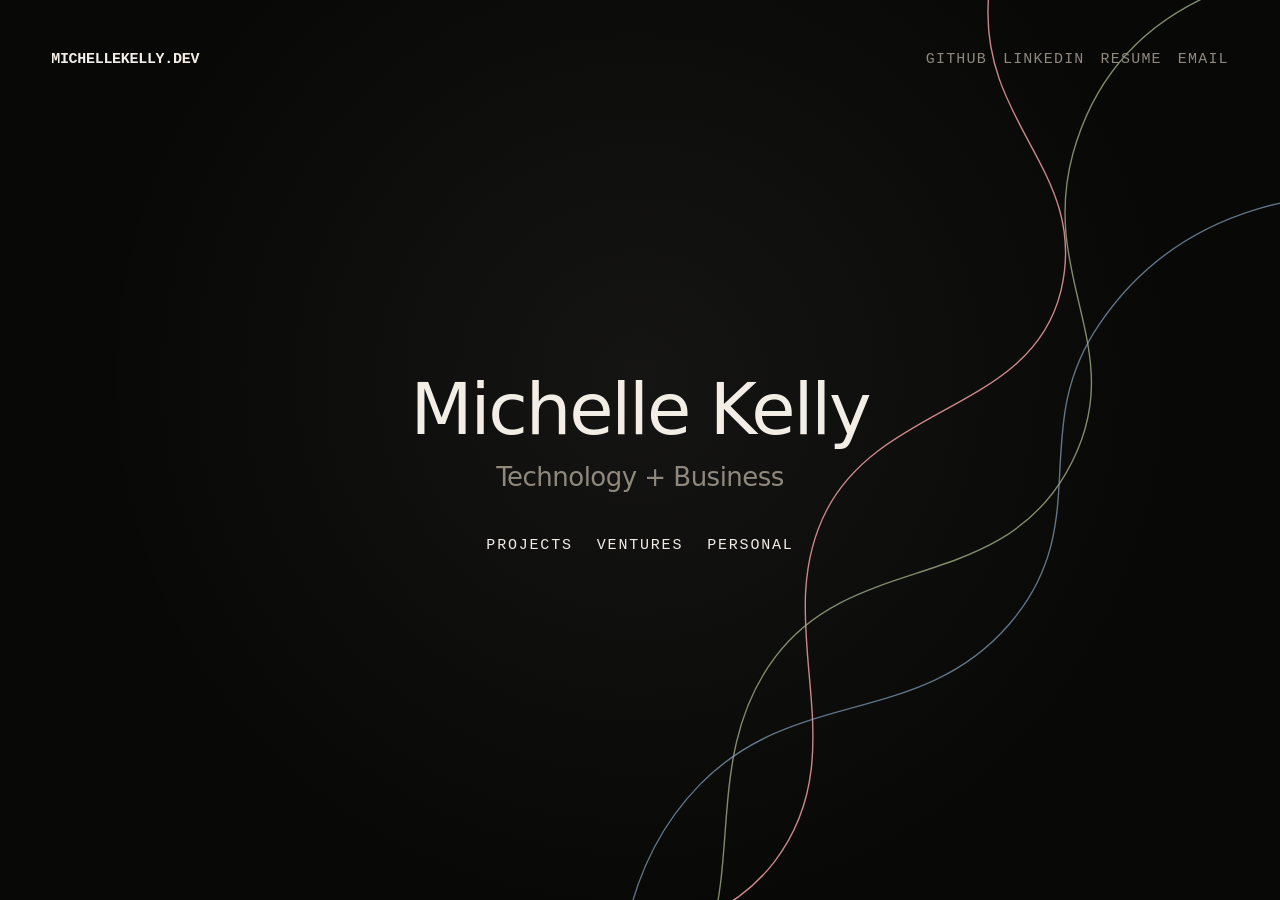
<file: index.html>
<!DOCTYPE html>
<html lang="en">
<head>
  <meta charset="UTF-8">
  <meta name="viewport" content="width=device-width, initial-scale=1.0">

  <title>Michelle Kelly</title>
  <meta name="description" content="Michelle Kelly is a computer science student at Queen's University interested in AI, software, and building useful things.">

  <meta property="og:title" content="Michelle Kelly">
  <meta property="og:description" content="CS major up to mostly useful stuff.">
  <meta property="og:type" content="website">
  <meta property="og:url" content="https://michellekelly.dev/">
  <meta property="og:image" content="https://michellekelly.dev/assets/preview.png">

  <meta name="twitter:card" content="summary_large_image">

  <link rel="icon" href="/assets/favicon.ico">
  <link rel="stylesheet" href="style.css">
  <script src="script.js" defer></script>
</head>
<body class="home-page">
<svg class="bg-mark" viewBox="0 0 900 900" fill="none" aria-hidden="true">
    <path class="line1" d="M785 95C686 91 622 124 592 194C558 273 617 329 571 399C524 470 429 430 367 486C300 547 332 650 249 703C192 739 121 718 76 697" stroke="#e5989b" stroke-width="1.4" stroke-opacity="0.9"/>
    <path class="line2" d="M830 252C731 227 658 247 611 313C558 388 604 458 531 519C457 581 374 520 298 570C215 624 230 734 139 779" stroke="#a3b18a" stroke-width="1.4" stroke-opacity="0.8"/>
    <path class="line3" d="M873 445C760 380 664 375 588 430C515 482 539 559 458 604C376 650 304 594 219 635C150 668 114 738 94 817" stroke="#89a7c2" stroke-width="1.4" stroke-opacity="0.7"/>
  </svg> 

  <div class="page">
    <header>
      <a class="domain" href="index.html">MICHELLEKELLY.DEV</a>
      <nav aria-label="Main links">
        <a href="https://github.com/michellebkelly" target="_blank" rel="noopener">GITHUB</a>
        <a href="https://linkedin.com/in/michellebkelly" target="_blank" rel="noopener">LINKEDIN</a>
        <a href="/assets/Michelle_Kelly_Resume.pdf" target="_blank" rel="noopener">RESUME</a>
        <a href="mailto:michelle.kelly@queensu.ca">EMAIL</a>
      </nav>
    </header>

    <main>
      <h1>Michelle Kelly</h1>
      <p class="summary">Technology + Business</p>

      <div class="doors">
        <a class="projects" href="pages/projects.html">PROJECTS</a>
        <a class="ventures" href="pages/ventures.html">VENTURES</a>
        <a class="personal" href="pages/more.html">PERSONAL</a>
      </div>
    </main>
  </div>
</body>
</html>
</file>
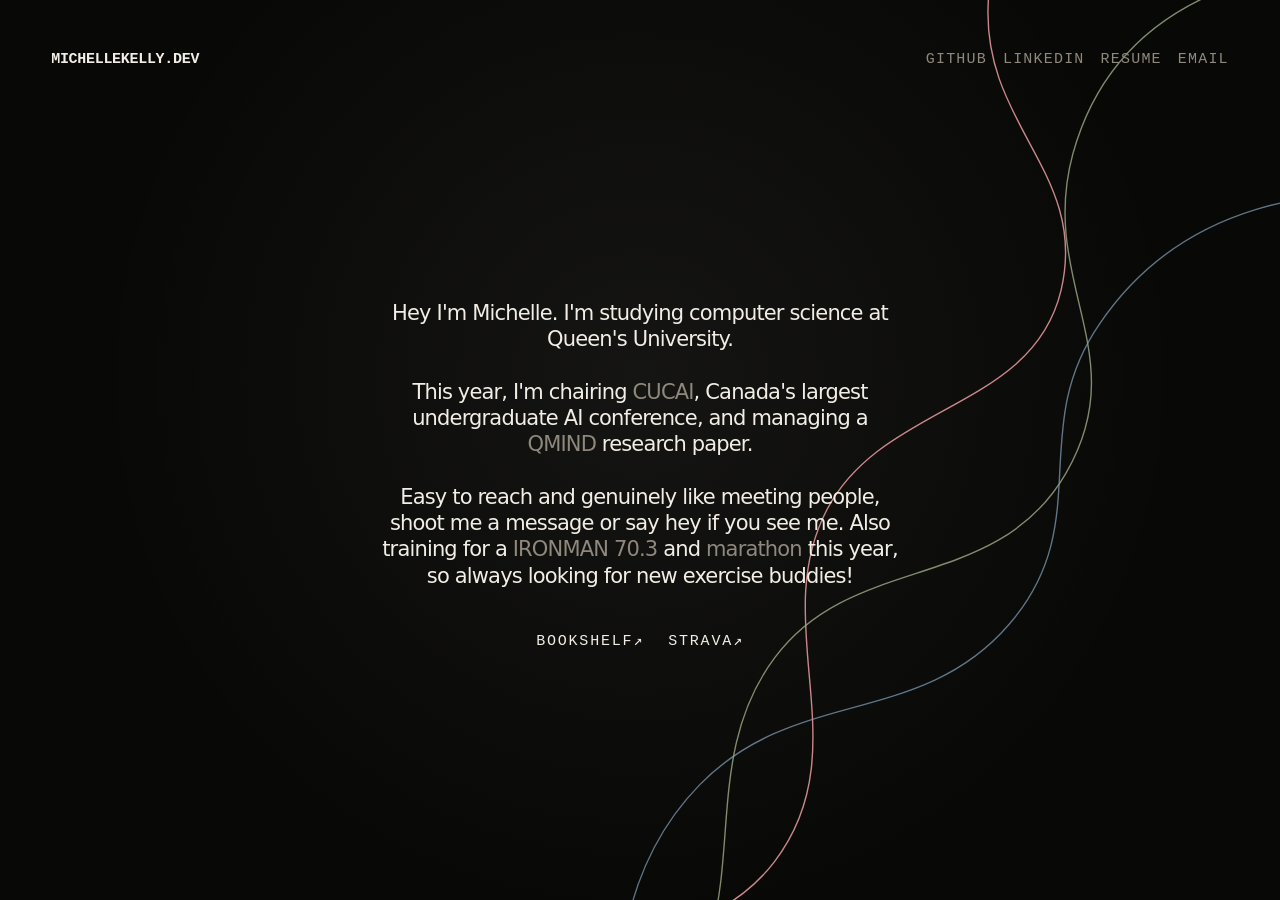
<file: pages/more.html>
<!DOCTYPE html>
<html lang="en">
<head>
  <meta charset="UTF-8">
  <meta name="viewport" content="width=device-width, initial-scale=1.0">

  <title>Michelle Kelly</title>
  <meta name="description" content="More about Michelle Kelly, a computer science student at Queen's University involved in CUCAI, QMIND, IT, and AI projects.">

  <meta property="og:title" content="More | Michelle Kelly">
  <meta property="og:description" content="More about Michelle Kelly, her work, projects, and links.">
  <meta property="og:type" content="website">
  <meta property="og:url" content="https://michellekelly.dev/pages/more.html">
  <meta property="og:image" content="https://michellekelly.dev/assets/preview.png">

  <meta name="twitter:card" content="summary_large_image">

  <link rel="icon" href="../assets/favicon.ico">
  <link rel="stylesheet" href="../style.css">
</head>
<body class="personal-page">
  <svg class="bg-mark" viewBox="0 0 900 900" fill="none" aria-hidden="true">
    <path class="line1" d="M785 95C686 91 622 124 592 194C558 273 617 329 571 399C524 470 429 430 367 486C300 547 332 650 249 703C192 739 121 718 76 697" stroke="#e5989b" stroke-width="1.4" stroke-opacity="0.9"/>
    <path class="line2" d="M830 252C731 227 658 247 611 313C558 388 604 458 531 519C457 581 374 520 298 570C215 624 230 734 139 779" stroke="#a3b18a" stroke-width="1.4" stroke-opacity="0.8"/>
    <path class="line3" d="M873 445C760 380 664 375 588 430C515 482 539 559 458 604C376 650 304 594 219 635C150 668 114 738 94 817" stroke="#89a7c2" stroke-width="1.4" stroke-opacity="0.7"/>
  </svg>

  <div class="page">
    <header>
      <a class="domain" href="../index.html">MICHELLEKELLY.DEV</a>
      <nav aria-label="Main links">
        <a href="https://github.com/michellebkelly" target="_blank" rel="noopener">GITHUB</a>
        <a href="https://linkedin.com/in/michellebkelly" target="_blank" rel="noopener">LINKEDIN</a>
        <a href="../assets/Michelle_Kelly_Resume.pdf" target="_blank" rel="noopener">RESUME</a>
        <a href="mailto:michelle.kelly@queensu.ca">EMAIL</a>
      </nav>
    </header>
    <main>
      <p class="more">
        Hey I'm Michelle. I'm studying computer science at Queen's University. <br><br> This year, I'm chairing 
        <a href="https://cucai.ca/" target="_blank" rel="noopener">CUCAI</a>, Canada's largest undergraduate AI conference, 
        and managing a <a href="https://qmind.ca/" target="_blank" rel="noopener">QMIND</a> research paper.
        <br><br>
        Easy to reach and genuinely like meeting people, shoot me a message or say hey if you see me. Also training for a <a href="https://www.ironman.com/races/im703-muskoka" target="_blank" rel="noopener">IRONMAN 70.3 </a> and <a href="https://www.torontomarathon.com/" target="_blank" rel="noopener">marathon</a> this year, so always looking for new exercise buddies!
      </p>
      <div class="doors personal-links" aria-label="Personal links">
        <a class="personal" href="https://www.goodreads.com/user/show/199782084-michelle-kelly" target="_blank" rel="noopener">BOOKSHELF<span aria-hidden="true">↗</span></a>
        <a class="projects" href="https://www.strava.com/athletes/187152570" target="_blank" rel="noopener">STRAVA<span aria-hidden="true">↗</span></a>
      </div>
    </main>
  </div>
</body>
</html>
</file>
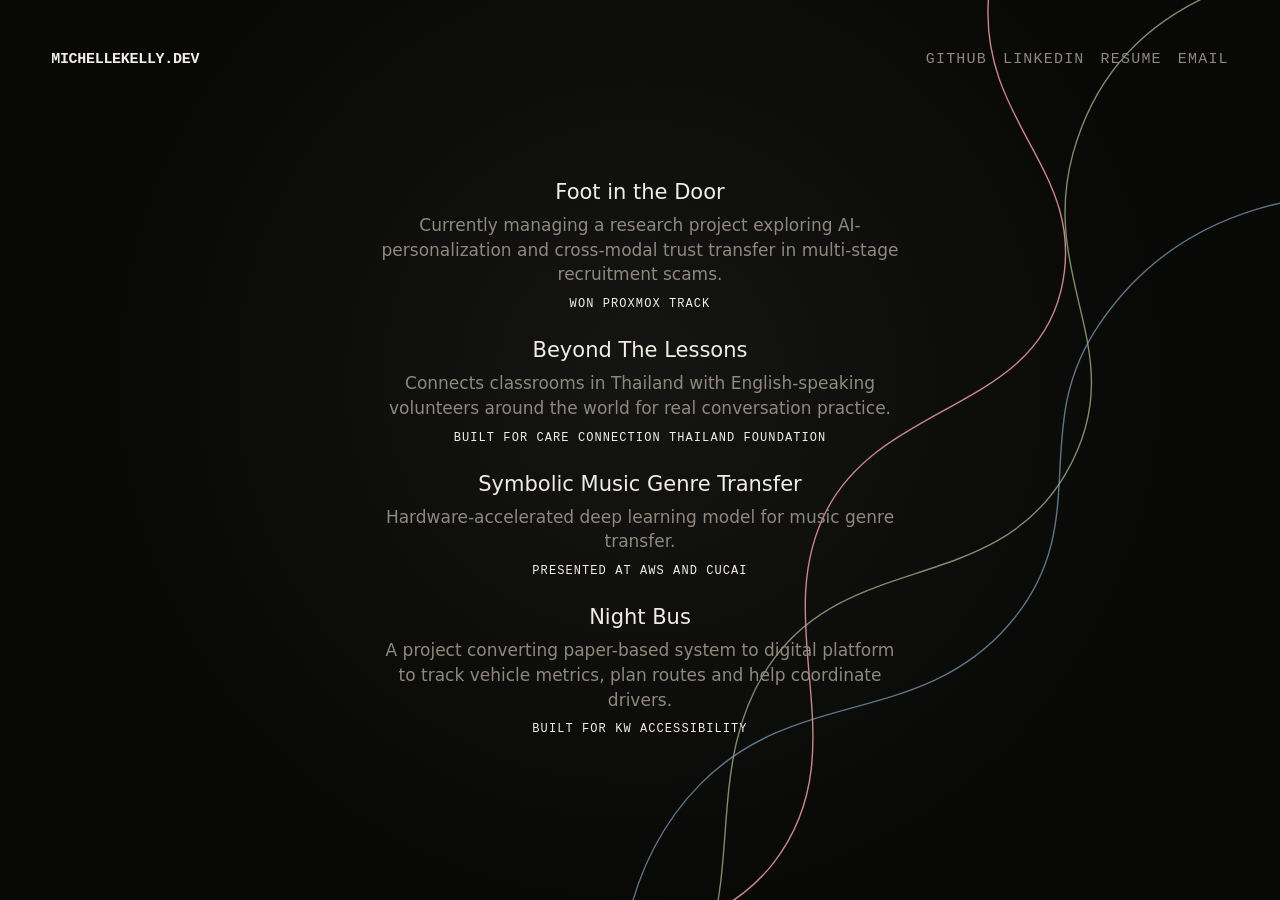
<file: pages/projects.html>
<!DOCTYPE html>
<html lang="en">
<head>
  <meta charset="UTF-8">
  <meta name="viewport" content="width=device-width, initial-scale=1.0">

  <title>Projects | Michelle Kelly</title>
  <meta name="description" content="Projects by Michelle Kelly.">

  <meta property="og:title" content="Projects | Michelle Kelly">
  <meta property="og:description" content="Projects by Michelle Kelly.">
  <meta property="og:type" content="website">
  <meta property="og:url" content="https://michellekelly.dev/pages/projects.html">
  <meta property="og:image" content="https://michellekelly.dev/assets/preview.png">

  <meta name="twitter:card" content="summary_large_image">

  <link rel="icon" href="../assets/favicon.ico">
  <link rel="stylesheet" href="../style.css">
</head>
<body class="listing-page">
  <svg class="bg-mark" viewBox="0 0 900 900" fill="none" aria-hidden="true">
    <path class="line1" d="M785 95C686 91 622 124 592 194C558 273 617 329 571 399C524 470 429 430 367 486C300 547 332 650 249 703C192 739 121 718 76 697" stroke="#e5989b" stroke-width="1.4" stroke-opacity="0.9"/>
    <path class="line2" d="M830 252C731 227 658 247 611 313C558 388 604 458 531 519C457 581 374 520 298 570C215 624 230 734 139 779" stroke="#a3b18a" stroke-width="1.4" stroke-opacity="0.8"/>
    <path class="line3" d="M873 445C760 380 664 375 588 430C515 482 539 559 458 604C376 650 304 594 219 635C150 668 114 738 94 817" stroke="#89a7c2" stroke-width="1.4" stroke-opacity="0.7"/>
  </svg>

  <div class="page">
    <header>
      <a class="domain" href="../index.html">MICHELLEKELLY.DEV</a>
      <nav aria-label="Main links">
        <a href="https://github.com/michellebkelly" target="_blank" rel="noopener">GITHUB</a>
        <a href="https://linkedin.com/in/michellebkelly" target="_blank" rel="noopener">LINKEDIN</a>
        <a href="../assets/Michelle_Kelly_Resume.pdf" target="_blank" rel="noopener">RESUME</a>
        <a href="mailto:michelle.kelly@queensu.ca">EMAIL</a>
      </nav>
    </header>
    <main class="listing-main">
      <section class="listing listing--projects">

        <article class="entry">
          <h2><span class="entry-title">Foot in the Door</span></h2>
          <p class="entry-description">Currently managing a research project exploring AI-personalization and cross-modal trust transfer in multi-stage recruitment scams.</p>
          <p class="entry-stat">WON PROXMOX TRACK</p>
        </article>

        <article class="entry">
          <h2><a class="entry-title" href="https://www.beyondthelessons.org/" target="_blank" rel="noopener">Beyond The Lessons</a></h2>
          <p class="entry-description">Connects classrooms in Thailand with English-speaking volunteers around the world for real conversation practice.</p>
          <p class="entry-stat">Built for Care Connection Thailand Foundation</p>
        </article>

        <article class="entry">
          <h2><a class="entry-title" href="https://cucai.ca/2025_proceedings.pdf#page=207" target="_blank" rel="noopener">Symbolic Music Genre Transfer</a></h2>
          <p class="entry-description">Hardware-accelerated deep learning model for music genre transfer.</p>
          <p class="entry-stat">PRESENTED AT AWS AND CUCAI</p>
        </article>

        <article class="entry">
          <h2><a class="entry-title" href="https://github.com/MichelleBKelly/night-bus" target="_blank" rel="noopener">Night Bus</a></h2>
          <p class="entry-description">A project converting paper-based system to digital platform to track vehicle metrics, plan routes and help coordinate drivers.</p>
          <p class="entry-stat">BUILT FOR KW ACCESSIBILITY</p>
        </article>

      </section>
    </main>
  </div>
</body>
</html>
</file>
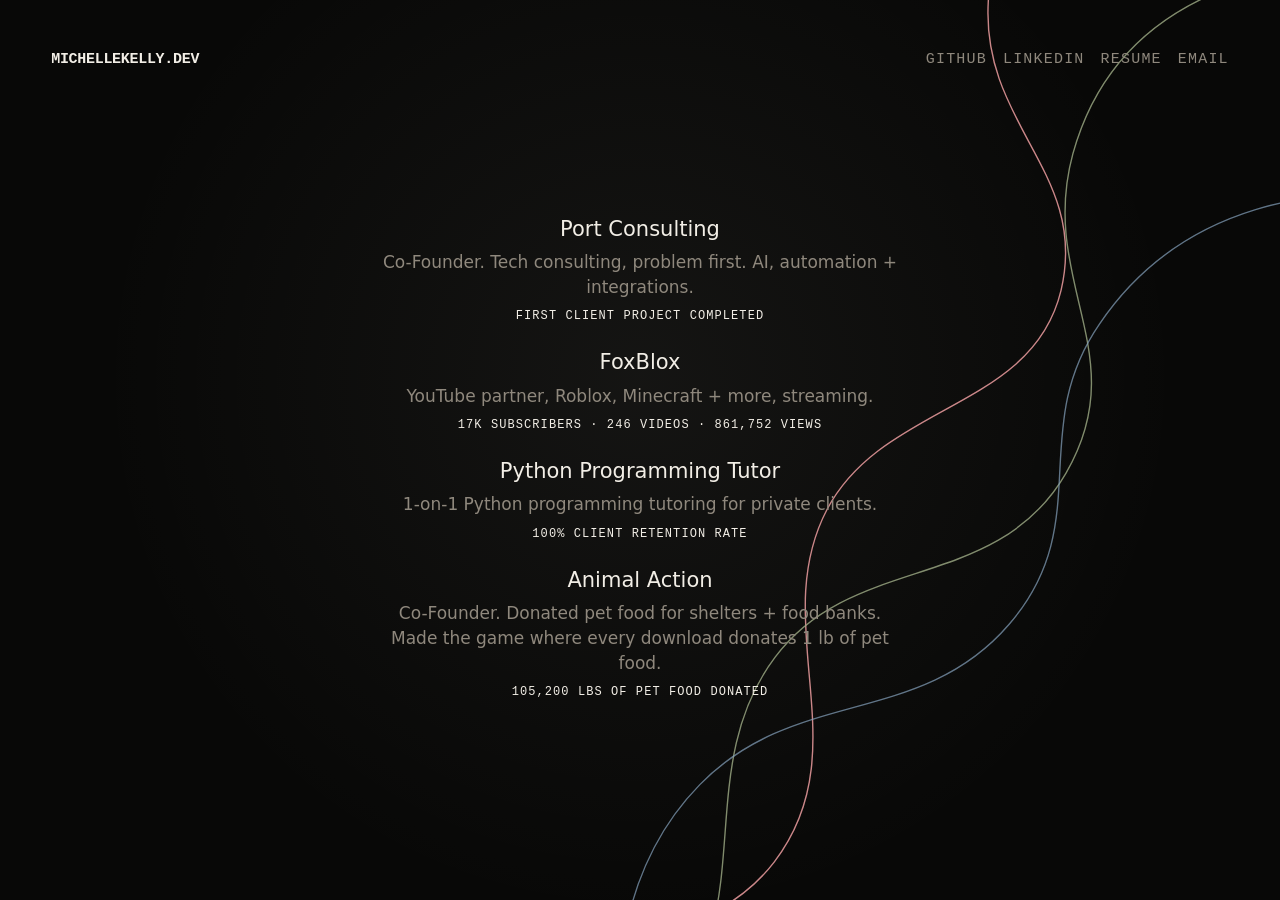
<file: pages/ventures.html>
<!DOCTYPE html>
<html lang="en">
<head>
  <meta charset="UTF-8">
  <meta name="viewport" content="width=device-width, initial-scale=1.0">

  <title>Ventures | Michelle Kelly</title>
  <meta name="description" content="Ventures by Michelle Kelly.">

  <meta property="og:title" content="Ventures | Michelle Kelly">
  <meta property="og:description" content="Ventures by Michelle Kelly.">
  <meta property="og:type" content="website">
  <meta property="og:url" content="https://michellekelly.dev/pages/ventures.html">
  <meta property="og:image" content="https://michellekelly.dev/assets/preview.png">

  <meta name="twitter:card" content="summary_large_image">

  <link rel="icon" href="../assets/favicon.ico">
  <link rel="stylesheet" href="../style.css">
</head>
<body class="listing-page">
  <svg class="bg-mark" viewBox="0 0 900 900" fill="none" aria-hidden="true">
    <path class="line1" d="M785 95C686 91 622 124 592 194C558 273 617 329 571 399C524 470 429 430 367 486C300 547 332 650 249 703C192 739 121 718 76 697" stroke="#e5989b" stroke-width="1.4" stroke-opacity="0.9"/>
    <path class="line2" d="M830 252C731 227 658 247 611 313C558 388 604 458 531 519C457 581 374 520 298 570C215 624 230 734 139 779" stroke="#a3b18a" stroke-width="1.4" stroke-opacity="0.8"/>
    <path class="line3" d="M873 445C760 380 664 375 588 430C515 482 539 559 458 604C376 650 304 594 219 635C150 668 114 738 94 817" stroke="#89a7c2" stroke-width="1.4" stroke-opacity="0.7"/>
  </svg>

  <div class="page">
    <header>
      <a class="domain" href="../index.html">MICHELLEKELLY.DEV</a>
      <nav aria-label="Main links">
        <a href="https://github.com/michellebkelly" target="_blank" rel="noopener">GITHUB</a>
        <a href="https://linkedin.com/in/michellebkelly" target="_blank" rel="noopener">LINKEDIN</a>
        <a href="../assets/Michelle_Kelly_Resume.pdf" target="_blank" rel="noopener">RESUME</a>
        <a href="mailto:michelle.kelly@queensu.ca">EMAIL</a>
      </nav>
    </header>
    <main class="listing-main">
      <section class="listing listing--ventures">
        <article class="entry">
          <h2><a class="entry-title" href="https://portconsulting.ca" target="_blank" rel="noopener">Port Consulting</a></h2>
          <p class="entry-description">Co-Founder. Tech consulting, problem first. AI, automation + integrations. </p>
          <p class="entry-stat">FIRST CLIENT PROJECT COMPLETED</p>
        </article>

        <article class="entry">
          <h2><a class="entry-title" href="https://www.youtube.com/foxbloxyt" target="_blank" rel="noopener">FoxBlox</a></h2>
          <p class="entry-description">YouTube partner, Roblox, Minecraft + more, streaming.</p>
          <p class="entry-stat">17K SUBSCRIBERS · 246 VIDEOS · 861,752 VIEWS</p>
        </article>

        <article class="entry">
          <h2><a class="entry-title">Python Programming Tutor</a></h2>
          <p class="entry-description">1-on-1 Python programming tutoring for private clients.</p>
          <p class="entry-stat">100% CLIENT RETENTION RATE</p>
        </article>

        <article class="entry">
          <h2><a class="entry-title" href="https://animalaction.ca/index.html" target="_blank" rel="noopener">Animal Action</a></h2>
          <p class="entry-description">Co-Founder. Donated pet food for shelters + food banks. Made the game where every download donates 1 lb of pet food.</p>
          <p class="entry-stat">105,200 LBS OF PET FOOD DONATED</p>
        </article>
      </section>
    </main>
  </div>
</body>
</html>
</file>
<file: style.css>
:root {
  --bg: #080807;
  --ink: #f2eee6;
  --muted: #8f887d;
  --line: rgba(242, 238, 230, 0.16);
  --soft: rgba(242, 238, 230, 0.055);
  --panel: rgba(8, 8, 7, 0.56);
  --pink: #e5989b;
  --sage: #a3b18a;
  --blue: #89a7c2;
}

* { box-sizing: border-box; }

html, body { height: 100%; }

html:has(body.listing-page) {
  height: 100%;
  overflow: hidden;
}

html:has(body.home-page) {
  height: 100%;
  overflow: hidden;
}

html:has(body.personal-page) {
  height: 100%;
  overflow: hidden;
}

body.home-page {
  position: fixed;
  inset: 0;
  width: 100%;
  height: 100%;
  overflow: hidden;
}

body.personal-page {
  position: fixed;
  inset: 0;
  width: 100%;
  height: 100%;
  overflow: hidden;
}

body.listing-page {
  position: fixed;
  inset: 0;
  width: 100%;
  height: 100%;
  overflow: hidden;
}

body {
  margin: 0;
  font-family: ui-monospace, SFMono-Regular, Menlo, Monaco, Consolas, "Liberation Mono", monospace;
  background:
    radial-gradient(circle at 50% 42%, rgba(242, 238, 230, 0.055), transparent 34rem),
    var(--bg);
  color: var(--ink);
  overflow-x: hidden;
}

.bg-mark {
  position: fixed;
  left: 72%;
  top: 20%;
  width: min(125vw, 1300px);
  height: 380vh;
  z-index: 0;
  opacity: 0.98;
  pointer-events: none;
  transform: translate(-50%, -43%) rotate(-20deg);
}

.bg-mark path {
  vector-effect: non-scaling-stroke;
}

.bg-mark .line1,
.bg-mark .line2,
.bg-mark .line3 {
  stroke-dasharray: none;
  stroke-dashoffset: 0;
}

html.animate-mark .bg-mark .line1 {
  stroke: var(--pink);
  stroke-opacity: 0.9;
  stroke-dasharray: 1500;
  stroke-dashoffset: 1500;
  animation: mk-draw 3s 0.2s forwards ease-in-out;
}

html.animate-mark .bg-mark .line2 {
  stroke: var(--sage);
  stroke-opacity: 0.8;
  stroke-dasharray: 1500;
  stroke-dashoffset: 1500;
  animation: mk-draw 3s 0.6s forwards ease-in-out;
}

html.animate-mark .bg-mark .line3 {
  stroke: var(--blue);
  stroke-opacity: 0.7;
  stroke-dasharray: 1500;
  stroke-dashoffset: 1500;
  animation: mk-draw 3s 1s forwards ease-in-out;
}

@keyframes mk-draw {
  to { stroke-dashoffset: 0; }
}

.page {
  position: relative;
  z-index: 1;
  min-height: 100vh;
  display: grid;
  grid-template-rows: auto 1fr auto;
  padding: clamp(22px, 4vw, 54px);
}

.listing-page .page {
  height: 100dvh;
  min-height: 0;
}

.home-page .page {
  height: 100dvh;
  min-height: 0;
}

.personal-page .page {
  height: 100dvh;
  min-height: 0;
}

header, footer {
  display: flex;
  align-items: center;
  justify-content: space-between;
  gap: 18px;
  font-size: 15px;
  color: var(--muted);
  text-transform: uppercase;
  letter-spacing: 0.08em;
}

.domain {
  color: var(--ink);
  text-decoration: none;
  letter-spacing: -0.02em;
  font-weight: 700;
}

nav {
  display: flex;
  gap: 16px;
  flex-wrap: wrap;
  justify-content: flex-end;
}

nav a {
  position: relative;
  text-decoration: none;
}

nav a::after {
  content: "";
  position: absolute;
  right: 0;
  bottom: -4px;
  left: 0;
  height: 1px;
  background: var(--muted);
  transform: scaleX(0);
  transform-origin: left;
  transition: transform 220ms ease;
}

nav a:hover::after,
nav a:focus-visible::after {
  transform: scaleX(1);
}

a {
  color: inherit;
  text-decoration-thickness: 1px;
  text-underline-offset: 4px;
  transition: opacity 140ms ease, transform 140ms ease;
}

a:hover { opacity: 0.58; }

main {
  display: grid;
  place-content: center;
  justify-items: center;
  text-align: center;
  max-width: 900px;
  width: 100%;
  margin: 0 auto;
  padding: 10vh 0 9vh;
}

h1 {
  margin: 0;
  font-family: "Archivo", ui-sans-serif, system-ui, sans-serif;
  font-size: clamp(48px, 7vw, 72px);
  line-height: 1.05;
  letter-spacing: -0.03em;
  font-weight: 500;
}

.summary {
  margin: 12px 0 0;
  max-width: 520px;
  font-family: "Archivo", ui-sans-serif, system-ui, sans-serif;
  font-size: clamp(22px, 2.5vw, 26px);
  line-height: 1.35;
  letter-spacing: -0.02em;
  color: var(--muted);
}

.doors {
  margin-top: 42px;
  display: flex;
  justify-content: center;
  gap: 24px;
  flex-wrap: wrap;
  font-size: 15px;
  text-transform: uppercase;
  letter-spacing: 0.12em;
}

.doors a {
  position: relative;
  color: var(--ink);
  text-decoration: none;
}

.doors a::after {
  content: "";
  position: absolute;
  right: 0;
  bottom: -5px;
  left: 0;
  height: 1px;
  background: currentColor;
  transform: scaleX(0);
  transform-origin: left;
  transition: transform 220ms ease;
}

.doors a:hover::after,
.doors a:focus-visible::after {
  transform: scaleX(1);
}

.doors a.projects::after { background: var(--pink); }
.doors a.ventures::after { background: var(--sage); }
.doors a.personal::after { background: var(--blue); }

@media (prefers-reduced-motion: reduce) {
  .doors a::after,
  nav a::after { transition: none; }
}

.more {
  margin: 24px 0 0;
  max-width: 520px;
  font-family: "Archivo", ui-sans-serif, system-ui, sans-serif;
  font-size: clamp(16px, 1.65vw, 21px);
  line-height: 1.25;
  letter-spacing: -0.04em;
  color: var(--ink);
}

.more a {
  position: relative;
  color: var(--muted);
  text-decoration: none;
}

.more a::after {
  content: "";
  position: absolute;
  right: 0;
  bottom: -2px;
  left: 0;
  height: 1px;
  background: currentColor;
  transform: scaleX(0);
  transform-origin: left;
  transition: transform 220ms ease;
}

.more a:hover::after,
.more a:focus-visible::after {
  transform: scaleX(1);
}

.label { color: var(--muted); }

.mini {
  max-width: 340px;
  line-height: 1.45;
  text-transform: uppercase;
  letter-spacing: 0.08em;
}

.listing-main {
  display: flex;
  flex-direction: column;
  justify-content: center;
  align-items: center;
  max-width: 900px;
  padding: 7vh 0;
}

.listing {
  width: min(100%, 520px);
  text-align: center;
}

.page-title {
  margin: 0 0 30px;
  color: var(--ink);
  font-family: "Archivo", ui-sans-serif, system-ui, sans-serif;
  font-size: 26px;
  font-weight: 500;
  letter-spacing: 0.1em;
  line-height: 1.2;
  text-align: center;
  text-transform: uppercase;
}

.entry {
  margin-top: 24px;
}

.entry:first-of-type {
  margin-top: 0;
}

.entry-title {
  position: relative;
  display: inline-block;
  color: var(--ink);
  font-family: "Archivo", ui-sans-serif, system-ui, sans-serif;
  font-size: 21px;
  font-weight: 500;
  line-height: 1.3;
  text-decoration: none;
}

.entry h2 { margin: 0; }

.entry-title::after {
  content: "";
  position: absolute;
  right: 0;
  bottom: -3px;
  left: 0;
  height: 1px;
  background: var(--entry-accent, var(--pink));
  transform: scaleX(0);
  transform-origin: left;
  transition: transform 220ms ease;
}

.entry-title:hover::after,
.entry-title:focus-visible::after {
  transform: scaleX(1);
}

.listing--projects { --entry-accent: var(--pink); }
.listing--ventures { --entry-accent: var(--sage); }

.entry-description {
  margin: 7px 0 0;
  color: var(--muted);
  font-family: "Archivo", ui-sans-serif, system-ui, sans-serif;
  font-size: 17px;
  line-height: 1.45;
}

.entry-meta,
.entry-stat {
  margin: 8px 0 0;
  font-size: 12px;
  letter-spacing: 0.09em;
  line-height: 1.5;
  text-transform: uppercase;
}

.entry-meta { color: var(--muted); }
.entry-stat { color: var(--ink); }

.listing-nav {
  margin-top: 38px;
  color: var(--muted);
  font-size: 12px;
  letter-spacing: 0.08em;
  text-align: center;
  text-transform: uppercase;
}

.listing-nav a {
  position: relative;
  text-decoration: none;
}

.listing-nav a::after {
  content: "";
  position: absolute;
  right: 0;
  bottom: -3px;
  left: 0;
  height: 1px;
  background: currentColor;
  transform: scaleX(0);
  transform-origin: left;
  transition: transform 220ms ease;
}

.listing-nav a:hover::after,
.listing-nav a:focus-visible::after {
  transform: scaleX(1);
}

@media (max-width: 680px) {
  header, footer {
    align-items: center;
    flex-direction: column;
    text-align: center;
  }

  nav { justify-content: center; }

  .bg-mark {
    left: 58%;
    width: 175vw;
    height: 150vh;
    top: 42%;
    transform: translate(-50%, -50%) rotate(-4deg);
    opacity: 0.58;
  }

  .listing-main { padding: 2vh 0; }
  .entry { margin-top: 14px; }
  .entry-title { font-size: 17px; }
  .entry-description { margin-top: 4px; font-size: 14px; line-height: 1.3; }
  .entry-meta, .entry-stat { margin-top: 5px; font-size: 10px; line-height: 1.3; }

  h1 {
    font-size: 48px;
  }

}

@media (prefers-reduced-motion: reduce) {
  .entry-title::after,
  .listing-nav a::after { transition: none; }
}
</file>
